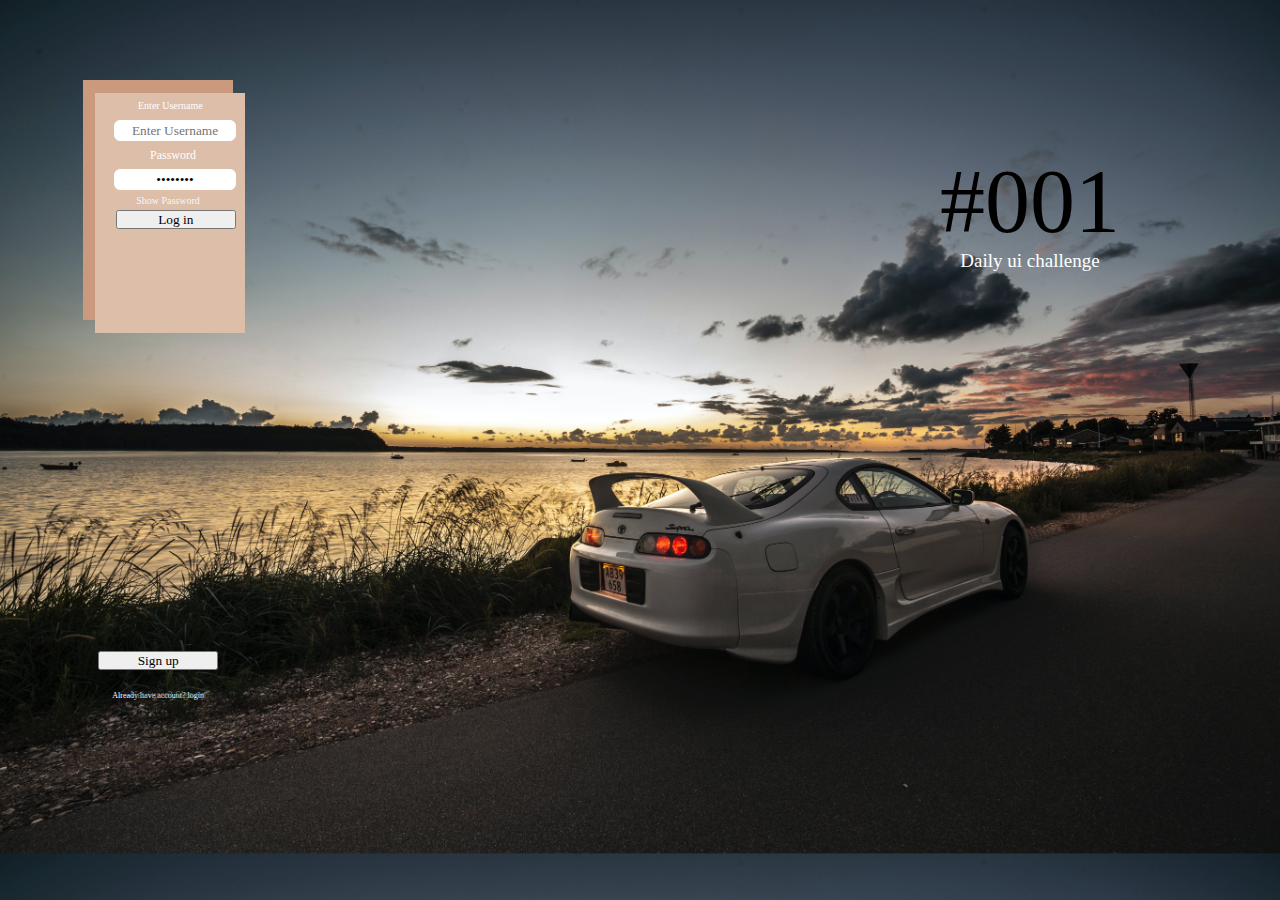
<file: index.html>
<!DOCTYPE html>
<html lang="en">
  <head>
    <meta charset="UTF-8" />
    <meta name="viewport" content="width=device-width, initial-scale=1.0" />
    <title>Sign up Form</title>
    <link rel="stylesheet" href="style.css" />
  </head>
  <body>
    <div class="form">
      <div class="signup"><h3>Enter Username</h3>
        <input class="text" type="text" placeholder="Enter Username" />
        <h4>Set Password</h4>
        <input class="password" type="password" id="myPassword" value="Password" />
        <button class="showpassword" onclick="togglePasswordVisibility()">Show Password</button>
        <button class="btn" type="button">Sign up</button>
        <p>Already have account? <a href="#">login</a></p>
      </div>
      <div class="signin"></div>
      <p class="user">Enter Username</p>
      <input class="textt" type="textt" placeholder="Enter Username">
      <p class="passw">Password</p>
      <input class="passwo" type="password" id="myPassword" value="Password" />
        <button  class="showpassword2" onclick="togglePasswordVisibility()">Show Password</button>
     <button class="login" type="button" value="signup">Log in</button>
     <p class="newuser">New user? <a href="#">Sign up</a></p>
    </div>
    <div class="ui">
        <div class="dayone">#001</div>
        <p class="daily">Daily ui challenge</p>
    </div>
    <script src="script.js"></script>
  </body>
</html>
</file>
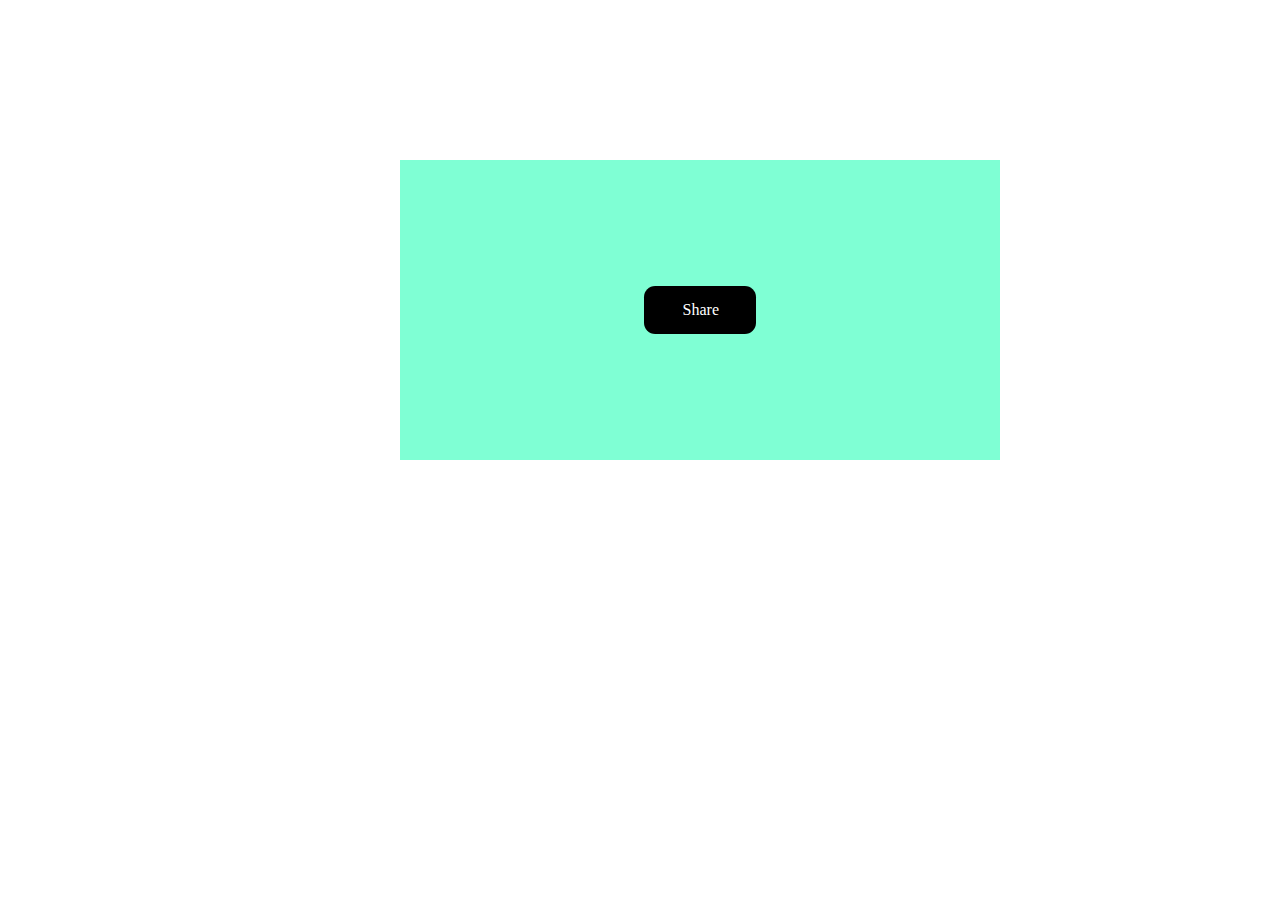
<file: day10.html>
<!DOCTYPE html>
<html lang="en">
<head>
    <meta charset="UTF-8">
    <meta name="viewport" content="width=device-width, initial-scale=1.0">
    <title>Share-button</title>
    <link rel="stylesheet" href="day10.css">
    <link
      rel="stylesheet"
      href="https://cdnjs.cloudflare.com/ajax/libs/font-awesome/6.5.1/css/all.min.css"
      integrity="sha512-DTOQO9RWCH3ppGqcWaEA1BIZOC6xxalwEsw9c2QQeAIftl+Vegovlnee1c9QX4TctnWMn13TZye+giMm8e2LwA=="
      crossorigin="anonymous"
      referrerpolicy="no-referrer"
    />
</head>
<body>
    <div class="container">
        <div class="share-Btn">
            <i class="fa-solid fa-share" style="color: #ffffff;"></i>  Share
        </div>
    </div>

    <script src="day10.js"></script>
</body>
</html>
</file>
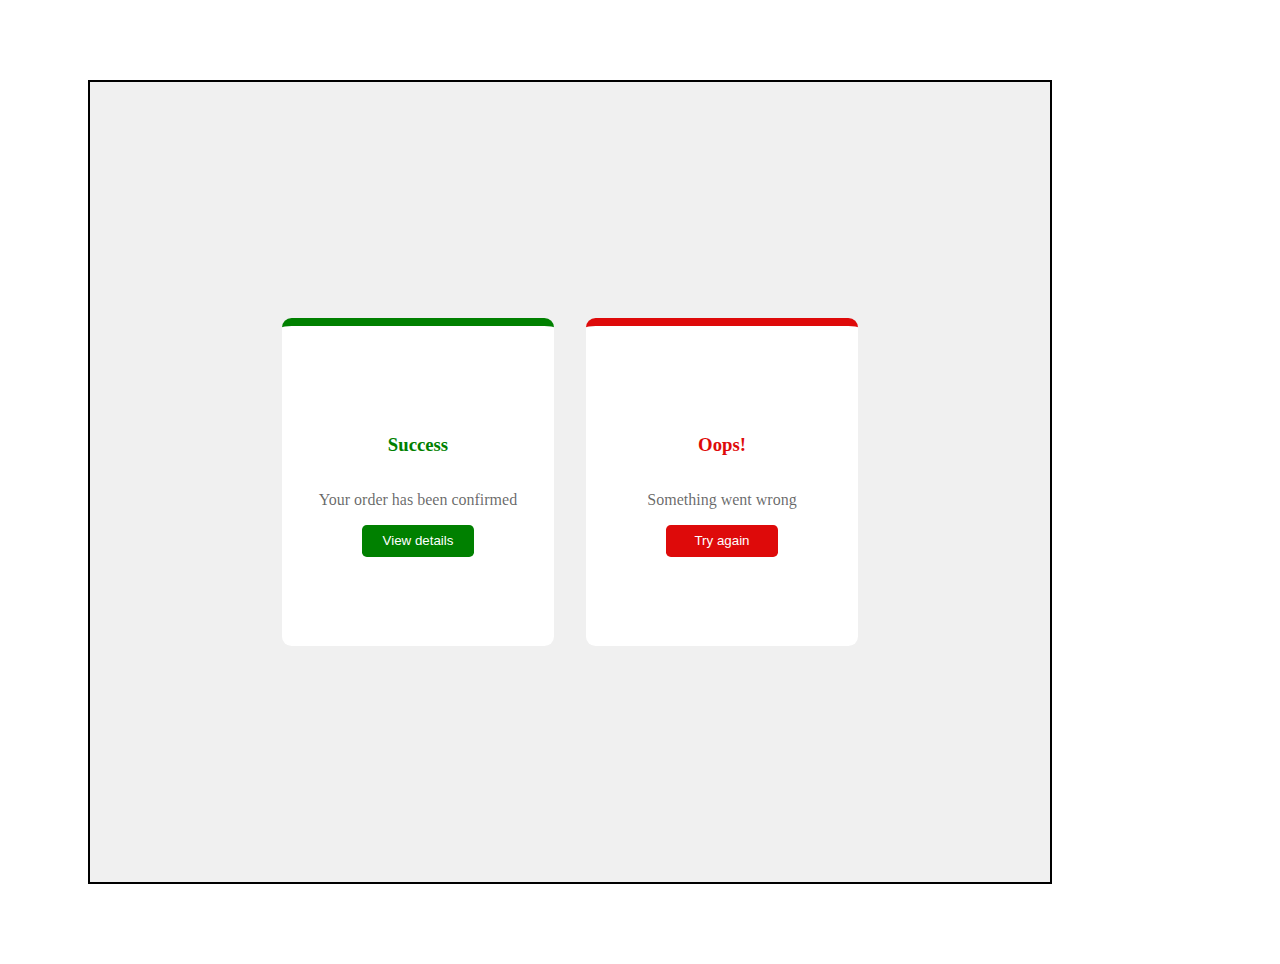
<file: day11.html>
<!DOCTYPE html>
<html lang="en">
<head>
    <meta charset="UTF-8">
    <meta name="viewport" content="width=device-width, initial-scale=1.0">
    <title>Flash messess</title>
    <link rel="stylesheet" href="day11.css">
    <link
      rel="stylesheet"
      href="https://cdnjs.cloudflare.com/ajax/libs/font-awesome/6.5.1/css/all.min.css"
      integrity="sha512-DTOQO9RWCH3ppGqcWaEA1BIZOC6xxalwEsw9c2QQeAIftl+Vegovlnee1c9QX4TctnWMn13TZye+giMm8e2LwA=="
      crossorigin="anonymous"
      referrerpolicy="no-referrer"
    />
</head>
<body>
    
    <div class="containear">
        <div class="success">
            <i class="fa-regular fa-circle-check"></i>
            <h3>Success</h3>
            <p>Your order has been confirmed</p>
            <button class="successBtn">View details</button>
            

        </div>
        
        <div class="error">
            <i class="fa-regular fa-circle-xmark"></i>
            <h3 id="error">Oops!</h3>
            <p>Something went wrong</p>
            <button class="errorBtn">Try again</button>
            

        </div>



    </div>
</body>
</html>
</file>
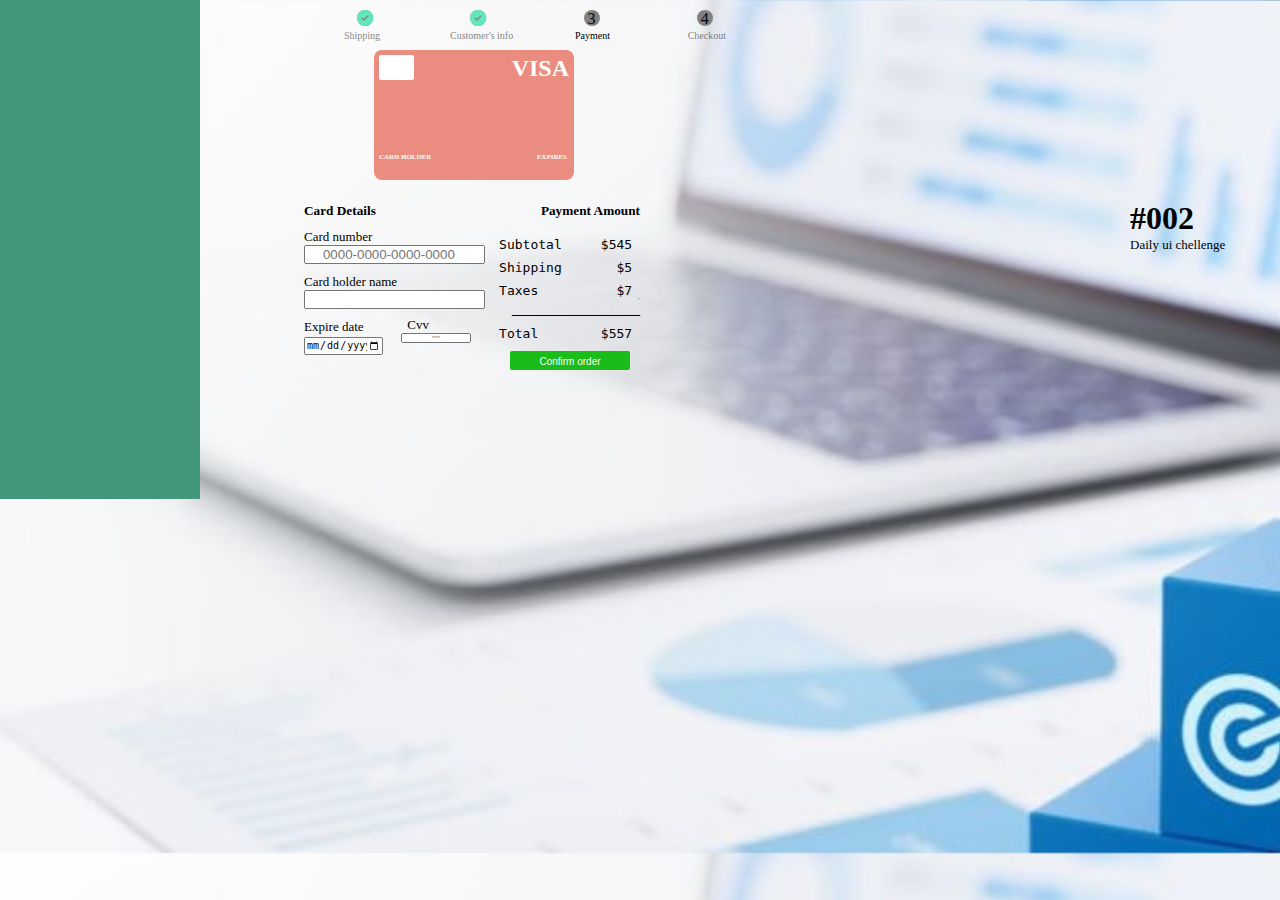
<file: day2.html>
<!DOCTYPE html>
<html lang="en">
<head>
    <meta charset="UTF-8">
    <meta name="viewport" content="width=device-width, initial-scale=1.0">
    <title>credit card form</title>
    <link rel="stylesheet" href="day2.css">
   <link rel="stylesheet" href="https://cdnjs.cloudflare.com/ajax/libs/font-awesome/6.5.1/css/all.min.css">
</head>
<body>
    <div class="div1"></div>

    <div class="div2">
    <div class="circle"><i class="fa-solid fa-circle-check" style="color: #63E6BE;"></i></div>

    <div class="circle"><i class="fa-solid fa-circle-check" style="color: #63E6BE;"></i></div>
    <div class="circle">3</div>
    <div class="circle">4</div>
    <div class="info">Shipping</div>
    <div class="info2">Customer's info</div>
    <div class="info3">Payment</div>
    <div class="info4">Checkout</div>
</div>

    <!-- credit card -->
    <div class="card">
        <div class="minicard"></div>
        <h2>VISA</h2>
        <h3>card holder</h3>
        <h4>expires</h4>
    </div>
    <!-- card details -->
    <div class="div4">
        <h5>card details</h5>
        <p>Card number</p>
        <input type="number"  placeholder=" 0000-0000-0000-0000" >
        <p>Card holder name</p>
        <input type="text" >
        <p>Expire date</p>
        <input class="date" type="date">
        <p class="cvv">Cvv</p>
        <input class="cvvp" type="password" placeholder="****">

    </div>
    <div class="div5">
        <h5>payment amount</h5>
        <p  class="amouontdetails"> <pre>Subtotal     $545 </pre></p>
        <p class="amouontdetails"> <pre>Shipping       $5 </pre></p>
        <p  class="amouontdetails"> <pre>Taxes          $7 </pre></p>
        <hr>________________
        <p  class="amouontdetails"> <pre>   Total        $557 </pre></p>
        <button type="button" aria-placeholder="Confirm order"><a href="#">Confirm order</a></button>
        
    </div>
    <div class="day002">
        <h1>#002</h1>
        <p>Daily ui chellenge</p>
    </div>
</body>
</html>
</file>
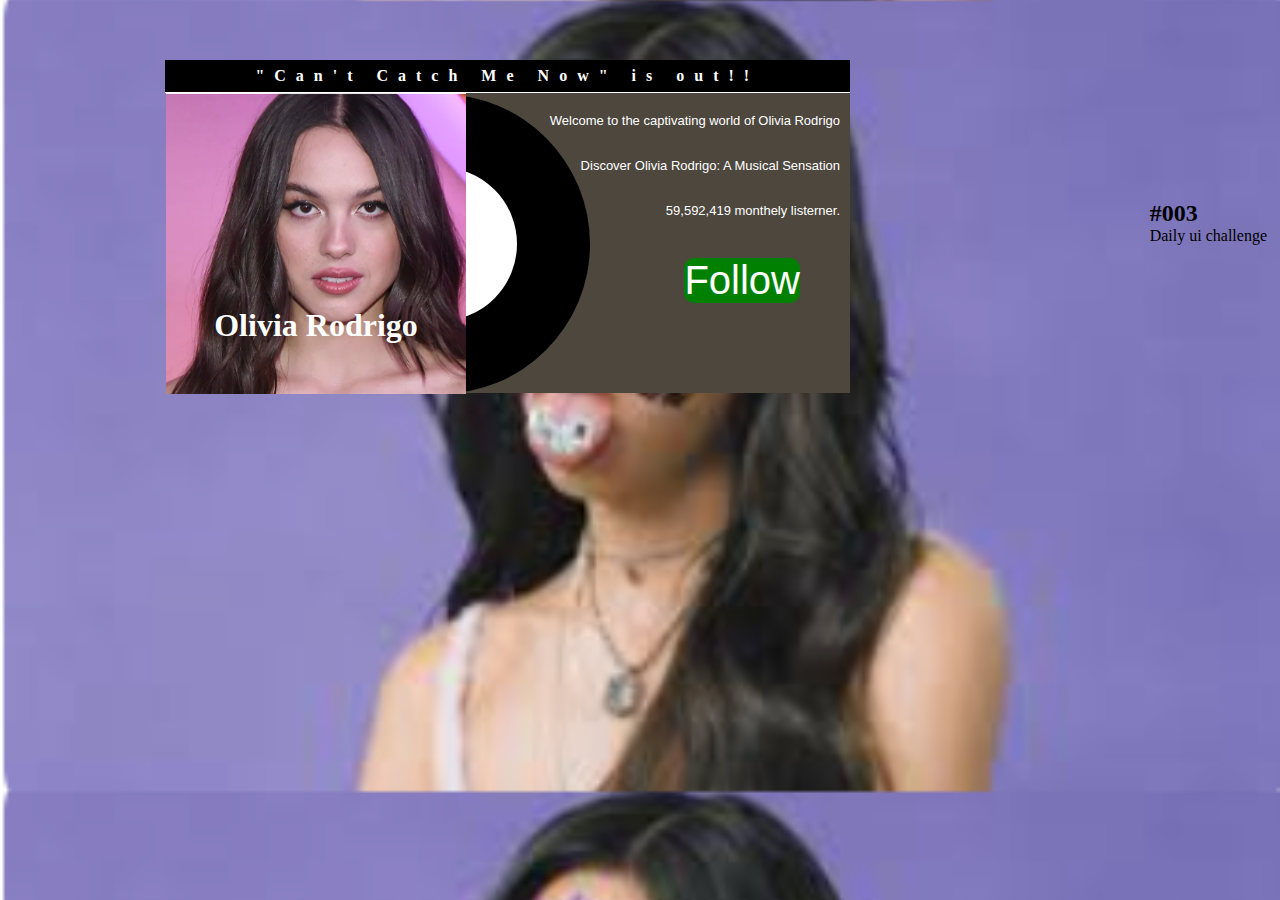
<file: day3.html>
<!DOCTYPE html>
<html lang="en">
<head>
    <meta charset="UTF-8">
    <meta name="viewport" content="width=device-width, initial-scale=1.0">
    <title>Album Landing page</title>
    <link rel="stylesheet" href="day3.css">
    <link rel="stylesheet" href="https://cdnjs.cloudflare.com/ajax/libs/font-awesome/6.5.1/css/all.min.css" integrity="sha512-DTOQO9RWCH3ppGqcWaEA1BIZOC6xxalwEsw9c2QQeAIftl+Vegovlnee1c9QX4TctnWMn13TZye+giMm8e2LwA==" crossorigin="anonymous" referrerpolicy="no-referrer" />
</head>
<body>
    <div class="div1"><h4><a href="https://open.spotify.com/track/56xHMIfQPoe0prrSi3BGhf?si=eecafb50d0d644e7">"Can't Catch Me Now"</a> is out!!</h4></div>
    <div class="div2">

       <p> Welcome to the captivating world of Olivia Rodrigo</p>
        <p>Discover Olivia Rodrigo: A Musical Sensation</p>
        <p><i class="fa-brands fa-spotify"></i> 59,592,419 monthely listerner.</p> 
    </p>

<button><a href="https://www.instagram.com/oliviarodrigo/">Follow</a></button></div>

<!--  -->
<div class="div3"><div class="div32"></div></div>
<div class="photo"><h1>Olivia Rodrigo</h1></div>
<div class="day003"><h2>#003</h2>
<p>Daily ui challenge</p></div>
</body>
</html>
</file>
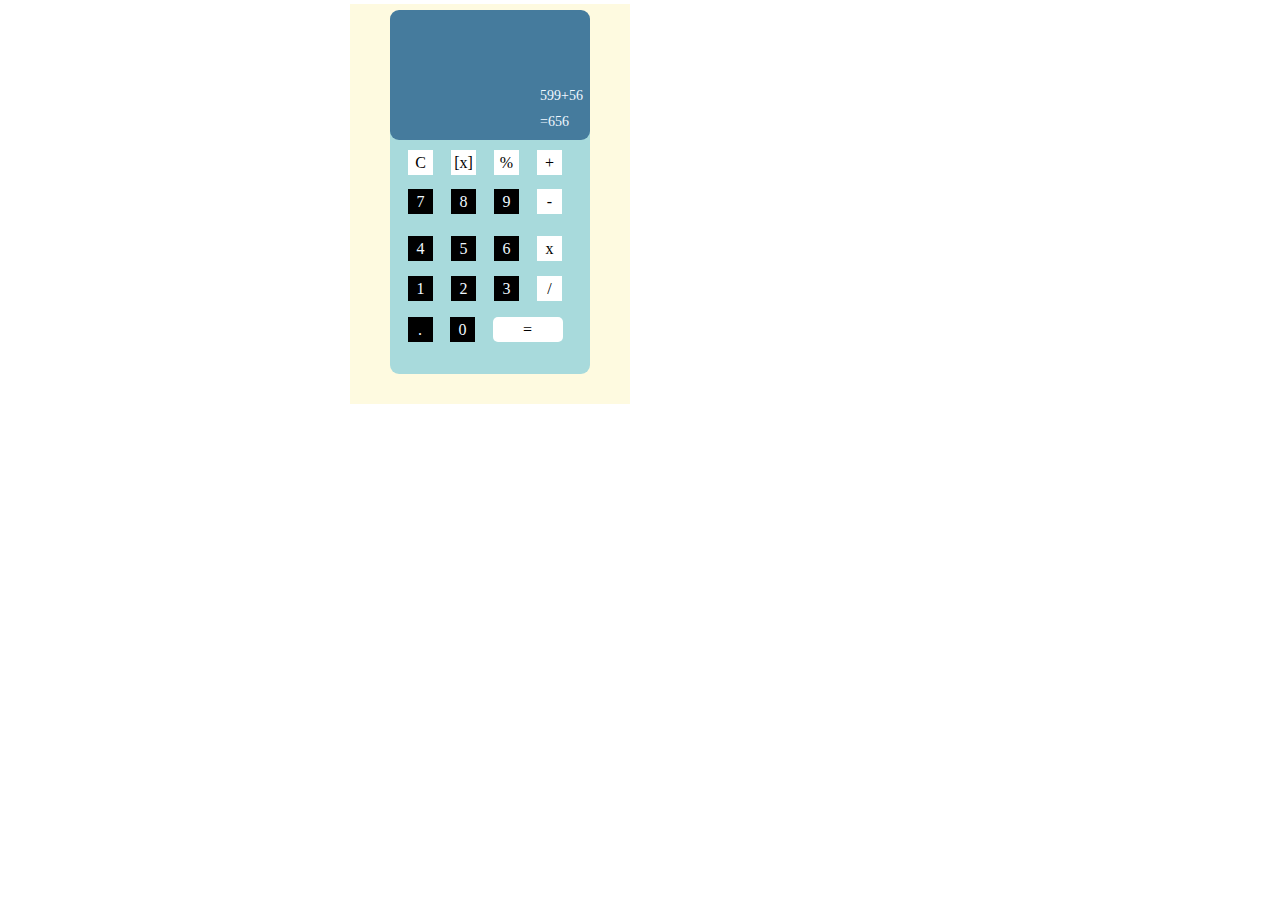
<file: day4.html>
<!DOCTYPE html>
<html lang="en">
<head>
    <meta charset="UTF-8">
    <meta name="viewport" content="width=device-width, initial-scale=1.0">
    <title>calculator</title>
    <link rel="stylesheet" href="day4.css">
    <link rel="stylesheet" href="https://cdnjs.cloudflare.com/ajax/libs/font-awesome/6.5.1/css/all.min.css" integrity="sha512-DTOQO9RWCH3ppGqcWaEA1BIZOC6xxalwEsw9c2QQeAIftl+Vegovlnee1c9QX4TctnWMn13TZye+giMm8e2LwA==" crossorigin="anonymous" referrerpolicy="no-referrer" />
</head>
<body>
    <div class="div1">
        <div class="div2">
          <div class="firstnumpad">
            <div class="numpad1">C</div>
            <div class="numpad1">[x]</i></div>
            <div class="numpad1">%</div>
            <div class="numpad1">+</div>
          </div>
          <div class="secondnumpad">
            <div class="numpad">7</div>
            <div class="numpad">8</div>
            <div class="numpad">9</div>
            <div class="numpad1">-</div>
          </div>
          <div class="thirdnumpad">
            <div class="numpad">4</div>
            <div class="numpad">5</div>
            <div class="numpad">6</div>
            <div class="numpad1">x</div>
          </div>
          <div class="forthnumpad">
            <div class="numpad">1</div>
            <div class="numpad">2</div>
            <div class="numpad">3</div>
            <div class="numpad1">/</div>
          </div>
          <div class="fifthnumpad">
            <div class="numpad">.</div>
            <div class="numpad">0</div>
            <div class="numpadbig">=</div>
            <!-- <div class="numpad"></div> -->
          </div>
        </div>
    </div>
    <div class="screen">
      <p>599+56</p>
      <p>=656</p>
  
    </div>
 
    
</body>
</html>
</file>
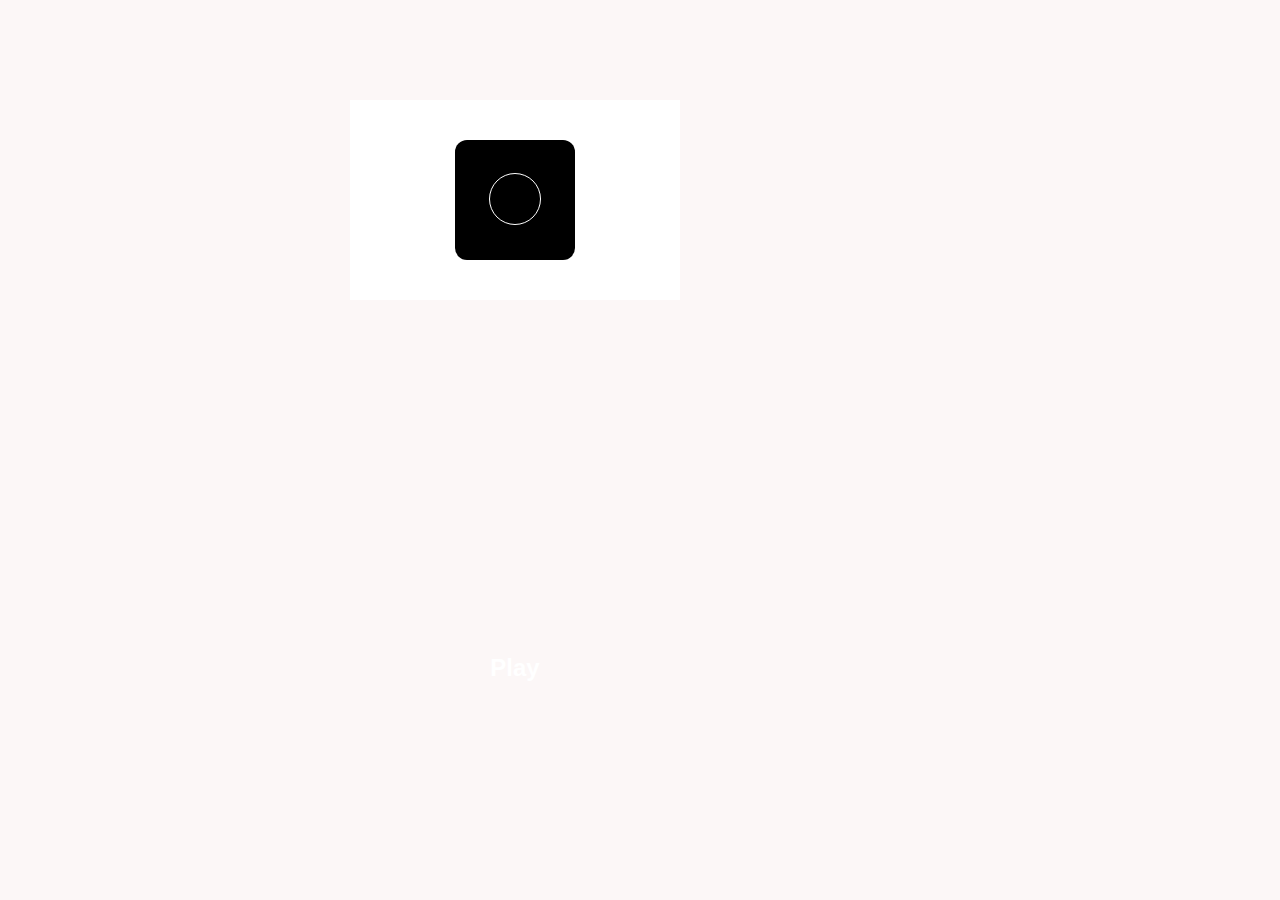
<file: day5.html>
<!DOCTYPE html>
<html lang="en">
<head>
    <meta charset="UTF-8">
    <meta name="viewport" content="width=device-width, initial-scale=1.0">
    <title>Music app icon</title>
    <link rel="stylesheet" href="day5.css">
    <link rel="stylesheet" href="https://cdnjs.cloudflare.com/ajax/libs/font-awesome/6.5.1/css/all.min.css" integrity="sha512-DTOQO9RWCH3ppGqcWaEA1BIZOC6xxalwEsw9c2QQeAIftl+Vegovlnee1c9QX4TctnWMn13TZye+giMm8e2LwA==" crossorigin="anonymous" referrerpolicy="no-referrer" />
    
</head>
<body>
    <div class="div1">
        <div class="div2">
            <h2><a href="#">Play</a></h2>
            <div class="div3">
                <!-- <div class="div4"></div> --><i class="fa-solid fa-microphone fa-2xl"></i>
            </div>
        </div>
    </div>
    
</body>
</html>
</file>
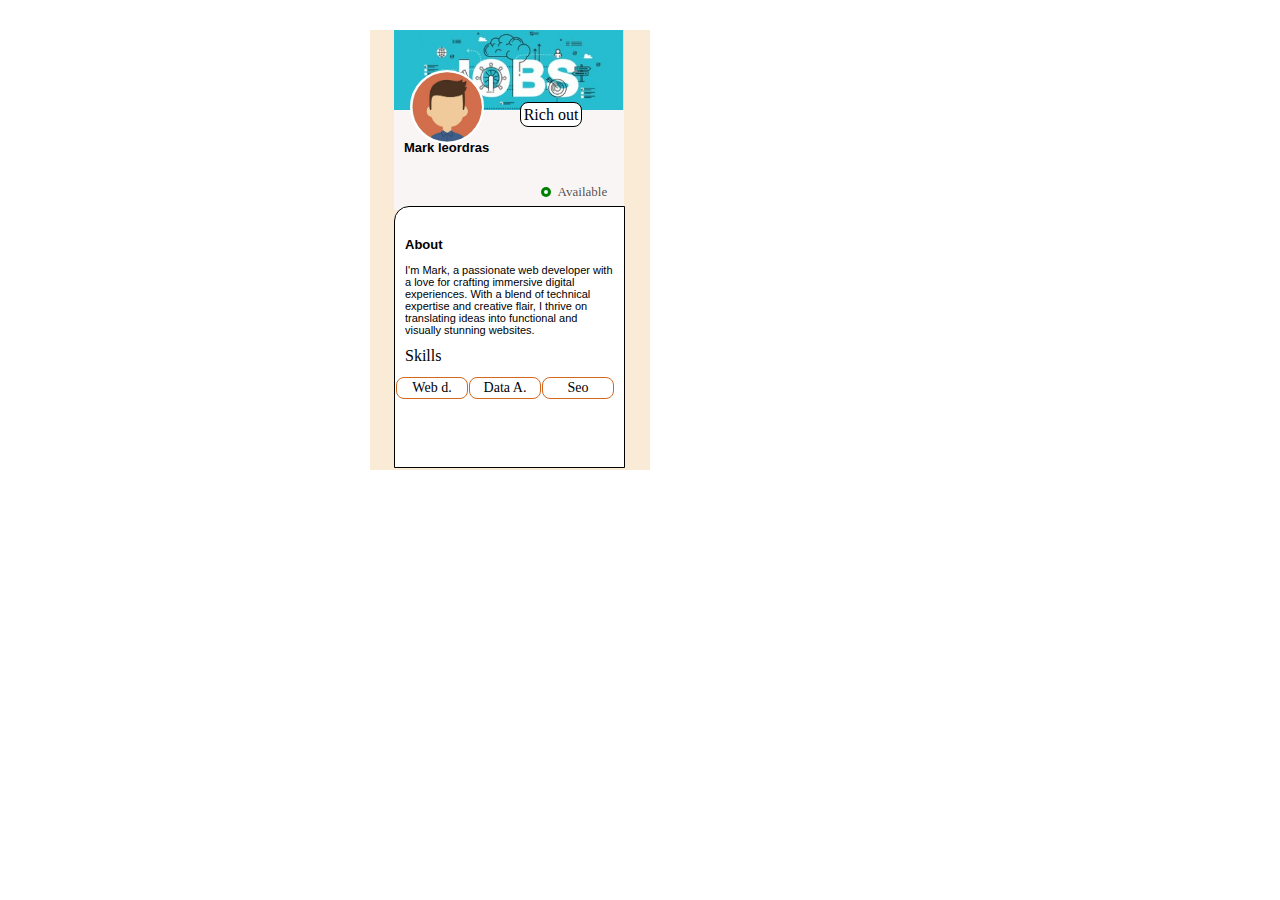
<file: day6.html>
<!DOCTYPE html>
<html lang="en">
  <head>
    <meta charset="UTF-8" />
    <meta name="viewport" content="width=device-width, initial-scale=1.0" />
    <title>User Profile</title>
    <link rel="stylesheet" href="day6.css" />
  </head>
  <body>
    <div class="bgdiv">
      <div class="div1"></div>

      <div class="div2">
        <h2>Mark leordras</h2>

        <div class="avildiv">
          <div class="circle">
            <div class="smallcirclw"></div>
          </div>
          <p>Available</p>
        </div>
      </div>
      <div class="frofilephoto"></div>
      <div class="richout"><a href="#">Rich out</a></div>
      <div class="div3">
        <h2>About</h2>
        <p>
          I'm Mark, a passionate web developer with a love for crafting
          immersive digital experiences. With a blend of technical expertise and
          creative flair, I thrive on translating ideas into functional and
          visually stunning websites.
        </p>
        <div class="sills">Skills</div>
        <div class="skillspsck">
          <div class="skill">Web d.</div>
          <div class="skill">Data A.</div>
          <div class="skill">Seo</div>
        </div>
      </div>
    </div>
  </body>
</html>
</file>
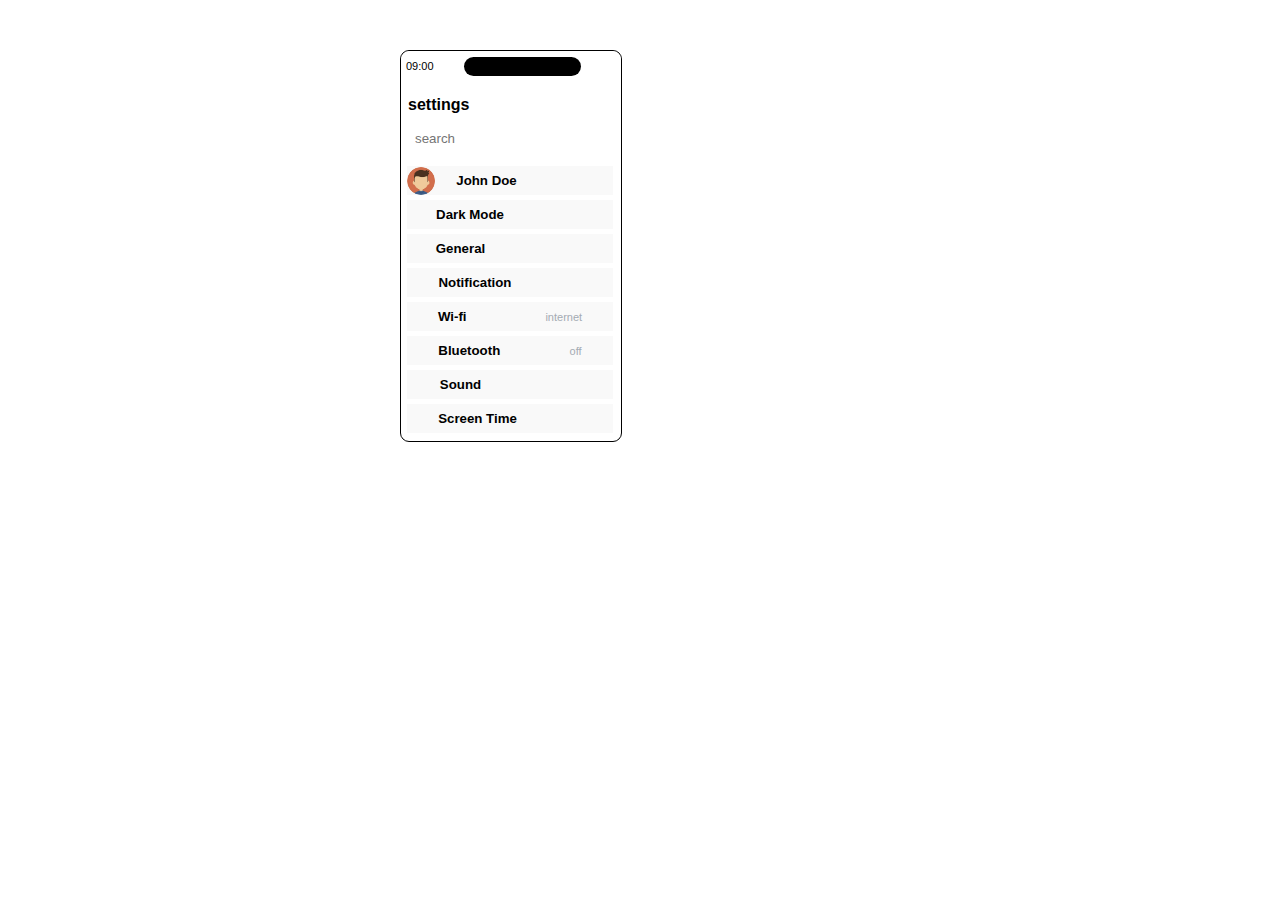
<file: day7.html>
<!DOCTYPE html>
<html lang="en">
<head>
    <meta charset="UTF-8">
    <meta name="viewport" content="width=device-width, initial-scale=1.0">
    <title>settings</title>
    <link rel="stylesheet" href="day7.css">
    <link rel="stylesheet" href="https://cdnjs.cloudflare.com/ajax/libs/font-awesome/6.5.1/css/all.min.css" integrity="sha512-DTOQO9RWCH3ppGqcWaEA1BIZOC6xxalwEsw9c2QQeAIftl+Vegovlnee1c9QX4TctnWMn13TZye+giMm8e2LwA==" crossorigin="anonymous" referrerpolicy="no-referrer" />
</head>
<body>
    <div class="container">
        <div class="div2">
            <div class="time">09:00</div>
            <div class="innerdiv"></div>
            <i class="fa-solid fa-wifi"></i>
            <i class="fa-solid fa-battery-full"></i>
        </div>
        <h1>settings</h1>
        <div class="search"> <i class="fa-solid fa-magnifying-glass"></i>  <input type="text" placeholder="search " ><i class="fa-solid fa-microphone"></i></div>
        <div class="profile">
            <div class="circle"></div>
            <h5>John Doe</h5>
            <i class="fa-solid fa-angle-right"></i>
        </div>
        <div class="icon cc d"><i class="fa-solid fa-moon"></i><h5>Dark Mode</h5><i class="fa-solid fa-angle-right"></i></div>
        <div class="icon cc g"><i class="fa-solid fa-gear"></i>
        <h5>General</h5><i class="fa-solid fa-angle-right"></i></div>
         <div class="icon cc n"><i class="fa-solid fa-bell"></i>
        <h5>Notification</h5><i class="fa-solid fa-angle-right"></i></div>
        <div class="icon cc w"><i class="fa-solid fa-wifi"></i>
        <h5>Wi-fi</h5> <p>internet</p><i class="fa-solid fa-angle-right"></i>
   </div>
        <div class="icon cc b"><i class="fa-brands fa-bluetooth-b"></i>
        <h5>Bluetooth</h5><p>off</p><i class="fa-solid fa-angle-right"></i></div>
        <div class="icon cc s"><i class="fa-solid fa-volume-off"></i></i>
        <h5>Sound</h5><i class="fa-solid fa-angle-right"></i></div>
        <div class="icon cc sc"><i class="fa-solid fa-hourglass-start"></i></i></i>
        <h5>Screen Time</h5><i class="fa-solid fa-angle-right"></i></div>
      </div>
</body>
</html>
</file>
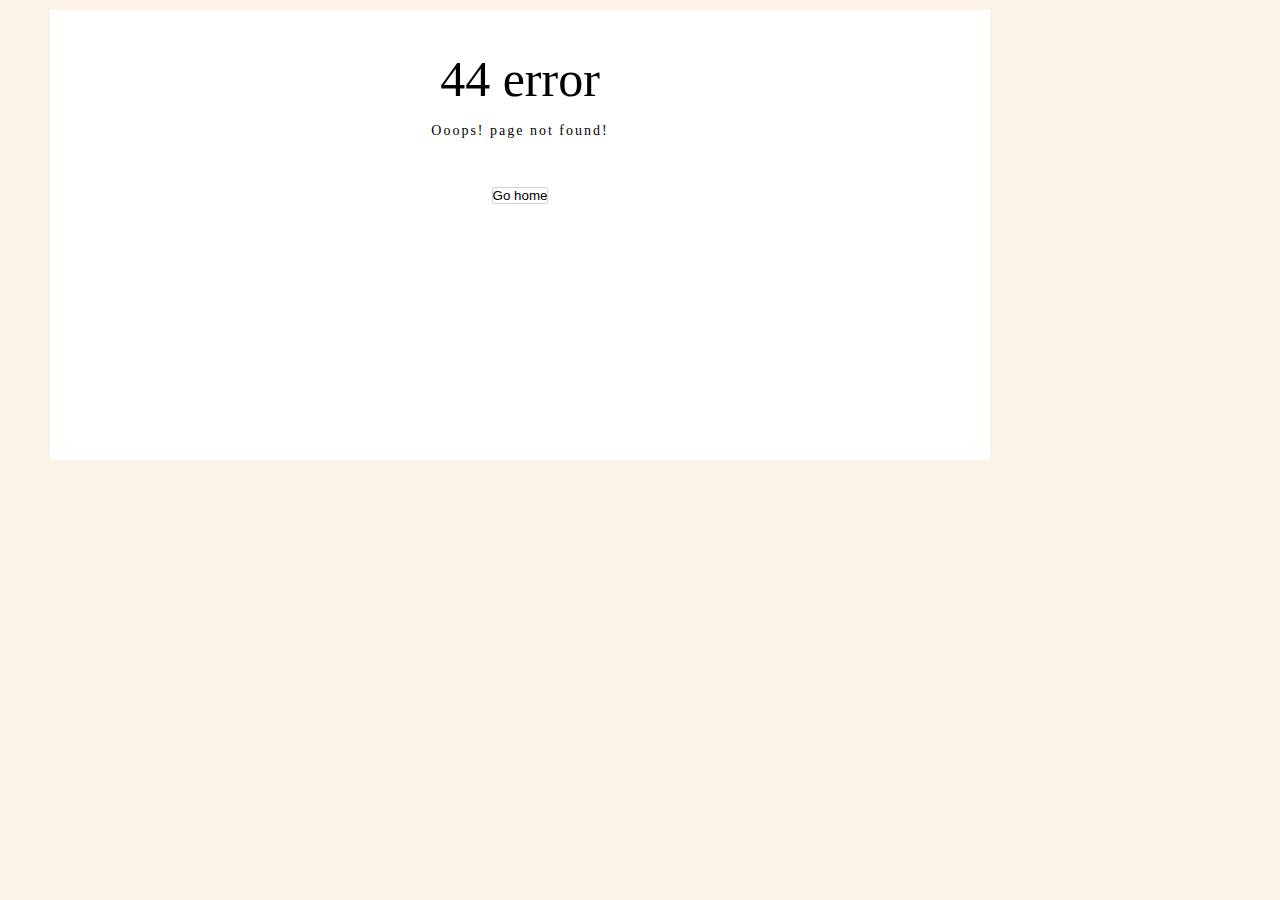
<file: day8.html>
<!DOCTYPE html>
<html lang="en">
  <head>
    <meta charset="UTF-8" />
    <meta name="viewport" content="width=device-width, initial-scale=1.0" />
    <title>404 not found page</title>
    <link rel="stylesheet" href="day8.css" />
    <link rel="stylesheet" href="https://cdnjs.cloudflare.com/ajax/libs/font-awesome/6.5.1/css/all.min.css" integrity="sha512-DTOQO9RWCH3ppGqcWaEA1BIZOC6xxalwEsw9c2QQeAIftl+Vegovlnee1c9QX4TctnWMn13TZye+giMm8e2LwA==" crossorigin="anonymous" referrerpolicy="no-referrer" />
  </head>
  <body>
  <div class="container">
    <div class="item e">4<i class="fa-solid fa-magnifying-glass fa-lg"></i>4 error</div>
    <div class="item p"><p>Ooops! page not found!</p></div>
    <div class="item"><button type="button">Go home</button></div>
    
  </div>
  </body>
</html>
</file>
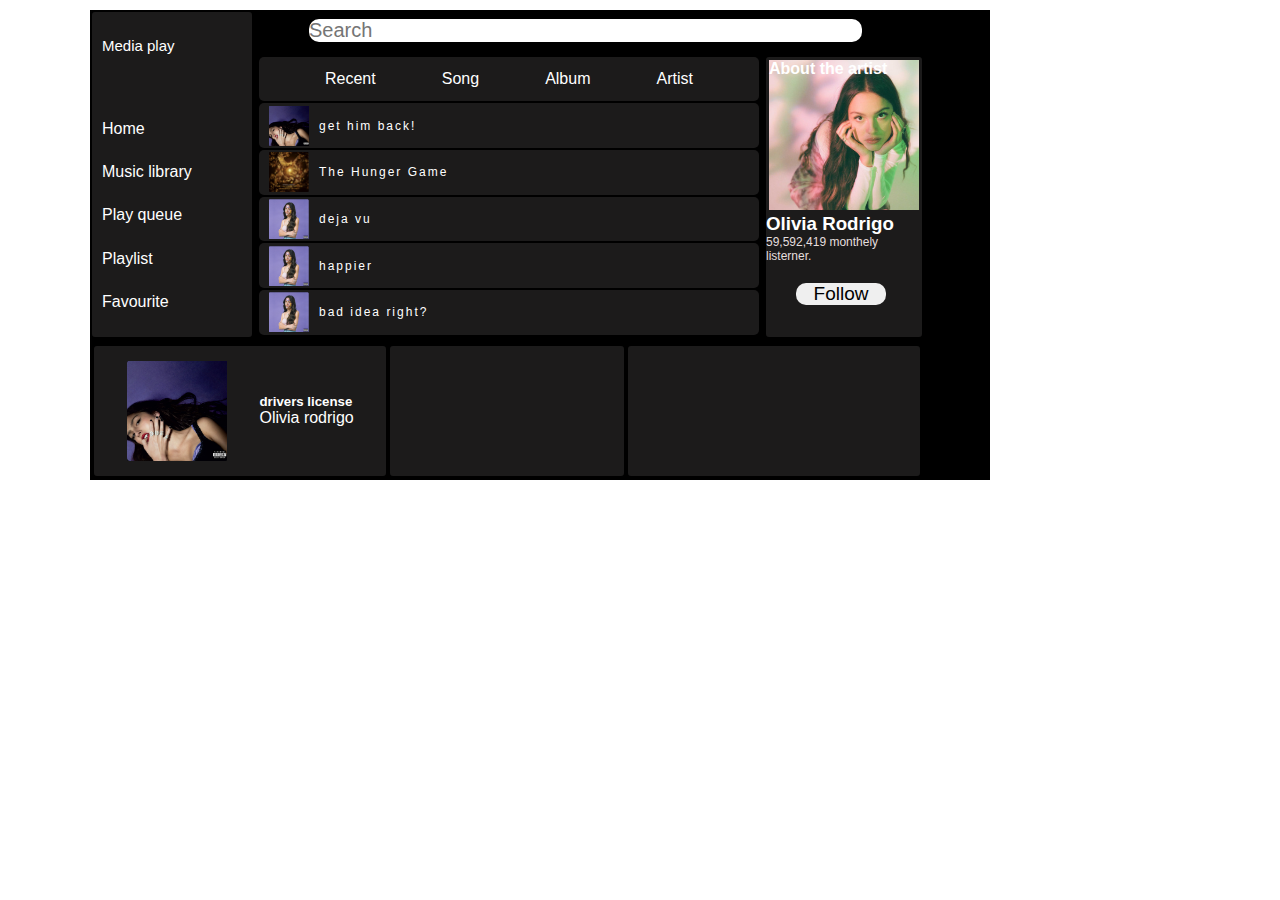
<file: day9.html>
<!DOCTYPE html>
<html lang="en">
  <head>
    <meta charset="UTF-8" />
    <meta name="viewport" content="width=device-width, initial-scale=1.0" />
    <title>Media player</title>
    <link rel="stylesheet" href="day9.css" />
    <link
      rel="stylesheet"
      href="https://cdnjs.cloudflare.com/ajax/libs/font-awesome/6.5.1/css/all.min.css"
      integrity="sha512-DTOQO9RWCH3ppGqcWaEA1BIZOC6xxalwEsw9c2QQeAIftl+Vegovlnee1c9QX4TctnWMn13TZye+giMm8e2LwA=="
      crossorigin="anonymous"
      referrerpolicy="no-referrer"
    />
  </head>
  <body>
    <div class="container">
      <div class="item sidebar">
        <div class="menu"></div>
        <div class="menu m">
          <i class="fa-solid fa-arrow-left"></i> Media play
        </div>
        <div class="menu"><i class="fa-solid fa-house-chimney"></i> Home</div>
        <div class="menu"><i class="fa-solid fa-music"></i> Music library</div>
        <div class="menu"><i class="fa-solid fa-sliders"></i> Play queue</div>
        <div class="menu">
          <i class="fa-solid fa-notes-medical"></i> Playlist
        </div>
        <div class="menu">
          <i class="fa-solid fa-heart-circle-plus"></i> Favourite
        </div>
      </div>
      <div class="item search">
        <input type="search" placeholder="Search" /><button>
          <i class="fa-solid fa-magnifying-glass"></i></button
        ><i class="fa-solid fa-gear" style="color: #ffffff"></i>
      </div>
      <div class="item">
        <div class="listcontainer">
          <div class="songlist top">
            <div>Recent</div>
            <div>Song</div>
            <div>Album</div>
            <div>Artist</div>
          </div>
          <div class="songlist">
            <div class="song get"></div>
            <div class="s">get him back!</div>
          </div>
          <div class="songlist">
            <div class="song thehungergame"></div>
            <div class="s">The Hunger Game</div>
          </div>
          <div class="songlist">
            <div class="song dejavu"></div>
            <div class="s">deja vu</div>
          </div>
          <div class="songlist">
            <div class="song happier"></div>
            <div class="s">happier</div>
          </div>
          <div class="songlist">
            <div class="song happier"></div>
            <div class="s">bad idea right?</div>
          </div>
        </div>
      </div>
      <div class="item aboutartist">
        <div class="aboutimage">About the artist</div>
        <h3>Olivia Rodrigo</h3>
        <p>59,592,419 monthely listerner.</p>
        <button>Follow</button>
      </div>
      <div class="item playbtn">
        <div class="playsection">
          <div class="songimage"></div>
          <div class="songname">
            <h5>drivers license</h5>
            <p>Olivia rodrigo</p>
          </div>
        </div>
        <div class="playsection middle">
          <i class="fa-solid fa-shuffle"></i>
          <i class="fa-solid fa-backward-step"></i>
          <i class="fa-regular fa-circle-play"></i>
          <i class="fa-solid fa-forward-step"></i>
          <i class="fa-solid fa-repeat"></i>
        </div>
        <div class="playsection last">
          <i class="fa-solid fa-volume-high"></i>
          <i class="fa-regular fa-bookmark"></i>
          <i class="fa-solid fa-up-right-and-down-left-from-center"></i>
        </div>
      </div>
    </div>
  </body>
</html>
</file>
<file: style.css>
*{
    margin: 0px;
    padding: 0px;
    font-family: 'Times New Roman', Times, serif;
   

}

body{
    background-image: url(supra.jpg);
    background-size: cover;
}
/* Form */
.form{
   
    height: 400px;
    width: 500px;
    /* background-color: bisque; */
    display: flex;
    justify-content: center;
    align-items: center;

}
.signup{
    display: flex;
    justify-content: center;
    flex-direction: column;
height: 240px;
width: 150px;
align-items: center;
background-color: #cb997e;
}
.text{
height: 19px;
border: 1px solid white;
width: 120px;
border-radius: 6px;
position: absolute;
top: 120px;
text-align: center;
   
}
.password{
    height: 19px;
border: 1px solid white;
width: 120px;
border-radius: 6px;
position: absolute;
top: 169px;
text-align: center;
}
h3{
    color: white;
    font-size: 13px;
    position: absolute;
    top: 100px;
    font-family:Arial, Helvetica, sans-serif;
}
h4{
    color: white;
    position: absolute;
    top: 150px;
    font-size: 12px;
    font-family:Arial, Helvetica, sans-serif;
}
.showpassword{
    border: none;
    color: aliceblue;
    background-color: #cb997e;
    font-size: 11px;
}

.btn{
    width: 120px;
    height: 19px;
    position: absolute;
    bottom: 230px;
}
p{
    color: white;
    font-size: 8px;
    position: absolute;
    bottom: 200px;
}
p a{
    text-decoration: none;
    color: white;
}
/* signin */
.signin{
    background-color: #ddbea9;
    display: flex;
    justify-content: center;
    flex-direction: column;
   
height: 240px;
width: 150px;
position: absolute;
top: 93px;
left: 95px;
align-items: center;

}
.user{
    font-size: 10px;
    color: rgb(255, 255, 255);
    position: absolute;
    top: 100px;
    left: 138px;
}
.textt{
    height: 19px;
    border: 1px solid white;
    width: 120px;
    border-radius: 6px;
    position: absolute;
    top: 120px;
    left: 114px;
    text-align: center;

}
.passw{
    position: absolute;
    top: 148px;
   left:150PX ;
    font-size: 12px;
    color: rgb(255, 255, 255);
}
.passwo{
    height: 19px;
    border: 1px solid white;
    width: 120px;
    border-radius: 6px;
    position: absolute;
    top: 169px;
    left: 114px;
    text-align: center;
}
.showpassword2{
    border: none;
    color: aliceblue;
    background-color: black;
    font-size: 10px;
   position: relative;
   right: 97px;
   background-color: #ddbea9;
    z-index: 4;
   
  

}
.login{
position: relative;
right: 181px;
height: 19px;
width: 120px;
top: 19px;
}
.newuser{
    font-size: 10px;
    position: absolute;
    left: 130PX;
    color: #6b705c;
   
}
.newuser a{
    color:#6b705c ;
}
.signup:hover{
    
    z-index: 5;
}
/* ui */
.ui{
    position: absolute;
    height: 140px;
    width: 300px;
    top: 150px;
  
    right: 100px;
    display: flex;
    justify-content: center;
  background: transparent;
 

}
.dayone{
    font-size: 90px;
    
}
.daily{
    color: rgb(255, 255, 255);
    position: absolute;
    font-size: 19px;
    top: 100px;
}
</file>
<file: day10.css>
*{
    margin: 0;
    padding: 0;
    box-sizing: border-box;
}
.container{
    background-color: aquamarine;
    padding: 5rem;
    width: 600px;
    height: 300px;
    display:flex;
    align-items: center;
    justify-content: center;
    margin-left: 25rem;
    margin-top: 10rem;
   

}
.share-Btn{
    background-color: rgb(0, 0, 0);
    color: white;
    height: 3rem;
    width: 7rem;
    border-radius: 0.7rem;
    display: flex;
    align-items: center;
    justify-content: center;

}
.share-Btn i{
    margin-right: 0.1rem;
    margin-bottom: 0.3rem;
    font-size: 2.2rem;
}
.share-Btn:hover{
    cursor: pointer;
}
</file>
<file: day11.css>
.containear{
    height: 40rem;
    width: 50rem;
    background-color: rgb(240, 240, 240);
    border: 2px solid rgb(0, 0, 0);
    display: flex;
    justify-content: center;
    align-items: center;
    gap: 2rem;
    padding: 5rem;
    margin: 5rem;
}
.success{
    height: 20rem;
    border-top: 0.5rem solid green;
    background-color: rgb(255, 255, 255);
    border-radius: 0.6rem;
    width: 17rem;
    display: flex;
    flex-direction: column;
    justify-content: center;
    align-items: center;
}
h3{
    color: green;
}
.successBtn{
    height: 2rem;
    width: 7rem;
    color: white;
    background-color: green;
    border-radius: 0.3rem;
    border: none;
}
.success i{
    color: green;
    font-size: 3rem;
}
.error{
    height: 20rem;
    border-top: 0.5rem solid rgb(222, 10, 10);
    background-color: rgb(255, 255, 255);
    border-radius: 0.6rem;
    width: 17rem;
    display: flex;
    flex-direction: column;
    justify-content: center;
    align-items: center;
}
.errorBtn{
    color: white;
    background-color: rgb(222, 10, 10);
    border-radius: 0.3rem;
    border: none;
    height: 2rem;
    width: 7rem;
}
.error i{
    color: red;
    font-size: 3rem;
}
#error{
    color:rgb(222, 10, 10) ;
}
.errorBtn, .successBtn:hover{
    cursor: pointer;
}
p{
    color: rgba(0, 0, 0, 0.6);
}
</file>
<file: day2.css>
*{
    margin: 0px;
    padding: 0px;
}
body{
    background-image: url(ll.jpg);
    background-size: cover;
}

/*  */ 
.div1{
    height: 499px;
    width: 200px;
    background-color: rgb(67, 152, 124);
    display: inline-block;
}
/* div2 */
.div2{
    color: black;
    display: inline-block;
    display: flex;
   
    width: 550px;
    height: 40px;
    position: absolute;
    top: 10px;
    justify-content: space-evenly;
   
    
    left: 260px;
}
.info{
    align-items: end;
    position: absolute;
    color: rgba(00, 00, 00, 0.5);
    bottom: 9px;
  font-size: 10px;
  left: 84px;
}
.info2{
    align-items: end;
    position: absolute;
    bottom: 9px;
    color: rgba(00, 00, 00, 0.5);
  font-size: 10px;
  left: 190px;
}
.info3{
    align-items: end;
    position: absolute;
    bottom: 9px;
  font-size: 10px;
  right: 200px;
}
.info4{
    align-items: end;
    position: absolute;
    bottom: 9px;
  font-size: 10px;
  color: rgba(00, 00, 00, 0.5);
  right: 84px;
}
.circle{
    height: 16px;
    text-align: center;
    width: 16px;
    border-radius: 50%;
    background-color: gray;
    
}
/* card */
.card{
    height: 130px;
    width: 200px;
    background-color: rgba(231, 116, 101, 0.824);
    display: inline-block;
    position: absolute;
    top: 50px;
    margin-left: 170px;
    border-radius: 8px;
    color: white;
}
.minicard{
    height: 25px;
    width: 35px;
    border-radius: 2px;
    background-color: white;
    position: absolute;
    top: 5px;
    left: 5px;
}
h2{
    position: absolute;
    top: 5px;
    color: white;
    right: 5px;
}
h3{
    font-size: 7px;
    position: absolute;
    bottom: 19px;
    left: 5px;
    text-transform: uppercase;
}
h4{
    font-size: 7px;
    position: absolute;
    bottom: 19px;
    right: 7px;
    text-transform: uppercase;
}
/* div4 */
.div4{
    height: 200px;
    display: inline-block;
    margin-bottom: 100px;
    width: 250px;

    position: relative;
    bottom: 150px;
    left: 100px;
  
}
h5{
    text-transform: capitalize;
    margin-bottom: 10px;
}
input{
    margin-bottom: 10px;
    text-align: center;
   
}
p{
    font-size: small;
    
}
.date{
    font-size: 10px;
    width: 75px;
}
.cvv{
    position: absolute;
    right: 125px;
    bottom: 70px;
}
.cvvp{
    font-size: 5px;
    bottom: 50px;

    position: absolute;
    right: 83px;
}
/* div5 */
.div5{
    height: 200px;
    width: 200px;
    display: inline-block;
    display: flex;
    flex-direction: column;

    position: relative;
    left: 440px;
    bottom: 450px;;
   align-items: end;
}
.amouontdetails{
    margin-bottom: 8px;
}
button{
   
    margin-right: 10px;
    margin-top: 10px;
    background-color: rgb(25, 188, 25);
    height: 19px;
    border-radius: 2px;
    width: 120px;
    border: none;
}
button a{
    text-decoration: none;
    color: white;
    font-size: 10px;
}
.day002{
display: inline-block;
height: 100px;
width: 150px;

position: absolute;
right: 0px;
top: 200px;
}
</file>
<file: day3.css>
*{
    margin: 0px;
    padding: 0px;
}
body{
    background-image: url(oo.png);
    background-size: cover;
}
.div1{
    width: 684.5px;
    color: white;
    height: 32px;
    display: flex;
    justify-content: center;
    align-items: center;
    letter-spacing: 10px;
        margin-top: 60px;
    background-color: black;
    margin-left: 165px;
    border-bottom: 1px solid white;
    z-index: 8;
}
.div1 a{
    color: white;
    text-decoration: none;
}
.div2{
    background-color: rgb(77, 71, 62);
    width: 600px;
    height: 300px;
    margin-left: 250px;
    margin-top: 0px;
    display: flex;
    flex-direction: column;
    align-items: end;

}
.div2 p{
    color: white;
    font-size: 13px;
    margin-bottom: 10px;
    margin-top: 20px;
    font-family: Arial, Helvetica, sans-serif;
}
P{
    margin-right: 10px;
}
button{
    font-size: 35px;
    border-radius: 10px;
    margin-right: 50px;
    border: none;
    background-color: green;
    font-size: 40px;
}
button a{
    text-decoration: none;
    color: rgb(255, 255, 255);
}.div3{
    height: 300px;
    width: 300px;
    background-color: black;
    border-radius: 50%;
    position: absolute;
    display: flex;
    justify-content: center;
    align-items: center;
    top: 94PX;
    left: 290PX;
}
.div32{
    height: 150px;
    width: 150px;
    background-color: white;
    border-radius: 50%;
    border: 2px solid white;
}
.photo{
    height: 301px;
    width: 300px;
    background-image: url(olivia.png);
    background-size: cover;
    position: absolute;
    top: 93px;
    display: flex;
    justify-content: center;
    align-items: end;
    left: 166px;
    border: none;
}
h1{
    color: white;
    margin-bottom: 50px;
  
}
.day003{
    display: inline-block;
    position: absolute;
    right: 3px;
    top: 200px;
}

/*  */
</file>
<file: day4.css>
*{
    margin: 0px;
    width: 0px;

}
.div1{
    height: 400px;
    width: 280px;
    margin-top: 4px;
    margin-left: 350px;
    background-color: #fefae0;
    display: flex;
    justify-content: center;
    align-items: center;
}
/* div2 */
.div2{
    height: 340px;
    width: 200px;
    border-radius: 9px;
    background-color:#a8dadc ;
    display: flex;
    flex-direction: column;
 justify-content: center;
    justify-content: space-evenly;
}
.screen{
    height: 130px;
    width: 200px;
    border-radius: 9px;
    background-color:#457b9d;
    display: flex;
    flex-direction: column;
 justify-content: end;


    position: absolute;
    top: 10px;
    left: 390px;
    color: aliceblue;
    font-size: 14px;

}
.screen p{
    padding: 0px;
    margin-left: 150px;
    margin-bottom: 10px;
}
.firstnumpad{
    width: 190px;

    height: 30px;
    position: absolute;
    display: flex;
    justify-content: space-evenly;
    top: 150px;

}
.numpad{
    height: 25px;
    width: 25px;
    background-color:black;
    color: aliceblue;
    display: flex;
    justify-content: center;
    align-items: center;
}
.secondnumpad{
    width: 190px;
 
    height: 30px;
    position: absolute;
    display: flex;
    justify-content: space-evenly;
    /* top: 150px; */
}
.thirdnumpad{
    width: 190px;
 
    height: 30px;
    position: absolute;
    display: flex;
    justify-content: space-evenly;
    top: 236px;
}
.forthnumpad{
    width: 190px;
  
    height: 30px;
    position: absolute;
    display: flex;
    justify-content: space-evenly;
    top: 276px;
}
.fifthnumpad{
    width: 190px;
   
    height: 30px;
    position: absolute;
    display: flex;
    justify-content: space-evenly;
    top: 317px;
}
.numpadbig{
    height: 25px;
    width: 70px;
    background-color: white;
    color: rgb(0, 0, 0);
    text-align: center;
    border-radius: 5px;
    display: flex;
    justify-content: center;
    align-items: center;
}
.numpad1{
    height: 25px;
    width: 25px;
    background-color:white;
    color: rgb(0, 0, 0);
    display: flex;
    justify-content: center;
    align-items: center;
    
}
.day4{
    width: 200px;
    position: absolute;
    right: 2px;
   height: 100px;
   background-color: aqua;
   text-align: center;
}
</file>
<file: day5.css>
*{
margin: 0px;
padding: 0px;
}
body{
    background-color: rgb(252, 247, 247);
}
.div1{
    height: 200px;
    margin-top: 100px;
    margin-left: 350px;
    width: 330px;
    background-color: rgb(255, 255, 255);
    /* border: 1px solid grey; */
    display: flex;
    justify-content: center;
    align-items: center;
}
.div2{
    height: 120px;
    width: 120px;
    background-color: black;
    border-radius: 12px;
    display: flex;
    justify-content: center;
    align-items: center;
}
.div3{
    height: 50px;
    width: 50px;
    border-radius: 50%;
    border: 1.8px solid white;
    display: flex;
    justify-content: center;
    align-items: center;
    color: azure;
    margin-bottom: 3px;
    animation: anime 0.25s steps(3) 0s infinite normal;
}
h2{
    position: absolute;
    bottom: 218.5px;
}
h2 a{
    text-decoration: none;
    color: rgb(255, 255, 255);
    font-family: Arial, Helvetica, sans-serif;
}
.day5{
    position: absolute;
    right: 100px;
    bottom: 240px;
}
.div3:hover{
  border: 4px solid white;
}
h2 a:hover{
    font-weight: lighter;
}
.div3:active{
    background-color: rgb(34, 63, 10);
}
</file>
<file: day6.css>
*{
    margin: 0;
    padding: 0;

}
.bgdiv{
    height: 440px;
    width: 280px;
    background-color: antiquewhite;
    margin-left: 370px;
    margin-top: 30px;

}
.div1{
    background-image: url(jobs.png);
    background-size: cover;
    height: 80px;
    width: 230px;
    margin-left: 24px;
}
.div2{
    background-color: rgb(250, 245, 245);
    height: 100px;
    width: 230px;
    margin-left: 24px;
    display: flex;
    flex-direction: column;
  
    
}
.avildiv{
    height: 20px;
    width: 80px;
 
    display: flex;
    align-items: center;
    color: rgba(0, 0, 0,0.7);
    justify-content: space-evenly;
    position: relative;
    top: 27px;
    right: -140px;

}

h2{
    color: rgb(0, 0, 0,);
    font-size: 13px;
   position: relative;
   top: 40px;
   left: 10px;
   font-family: sans-serif;
}
p{
    font-size: 13px;
}
.circle{
    height: 10px;
    width: 10px;
    background-color: green;
    border-radius: 50%;
    display: flex;
    justify-content: center;
    align-items: center;
}
.smallcirclw{
    height: 4px;
    width: 4px;
    border-radius: 50%;
    background-color: aliceblue;
}
.frofilephoto{
    height: 70px;
    width: 70px;
    background-image: url(profile.jpg);
    background-size: cover;
    border-radius: 50%;
    position: relative;
    bottom: 140px;
    left: 40px;
    border: 2px solid white;
}
.richout{
    height: 23px;
    width: 60px;
    background-color: rgb(255, 255, 255);
    display: flex;
    justify-content: center;
    align-items: center;
    border-radius: 8px;
  
    border: 1px solid rgb(0, 0, 0);
    position: relative;
    bottom: 182px;
    left: 150px;
}
.richout a{
    text-decoration: none;
    color: rgb(0, 0, 0);
}
.div3{
    background-color: rgb(255, 255, 255);
    height: 260px;
    width: 229px;
    margin-left: 24px;
    position: relative;
    bottom: 103px;
    background-color: rgb(255, 255, 255,);
    border-top-left-radius: 15px;
    border: 1px solid black;
    display: flex;
    flex-direction: column;
    justify-content:start;
    justify-content: space-between;

   
}
h2{
    margin-top: -10px;
    margin-bottom: 40px;
}
.div3 p{
    font-size: 11px;
     padding: 0px 10px;
     font-family: 'Gill Sans', 'Gill Sans MT', 'Calibri', 'Trebuchet MS', sans-serif;
  

}
.sills{
  padding-left: 10px;
}
.skillspsck{
    height: 90px;
    width: 220px;
    background-color: rgb(255, 255, 255);
    display: flex;
    align-items: start;
    justify-content: space-evenly;

}
.skill{
    color: rgb(0, 0, 0);
    border: 1px solid rgb(212, 103, 30);
    height: 20px;
    width: 70px;
    display: flex;
    justify-content: center;
    align-items: center;
    border-radius: 8px;
    font-size: 14px;

}
</file>
<file: day7.css>
* {
  margin: 0px;
  padding: 0px;
}
.container {
  width: 220px;
  height: 390px;
  margin-top: 50px;
  margin-left: 400px;
  font-family: Arial, sans-serif;
  background-color: rgb(255, 255, 255);
  border-radius: 9px;
  border: 1px solid black;
}
.div2 {
  width: 220px;
  height: 30px;
  border-radius: 9px;
  background-color: rgb(255, 255, 255);
  display: flex;
  justify-content: center;
  align-items: center;
  justify-content: space-between;
}
.time {
  width: 40px;
  height: 19px;
  font-size: 11px;
  text-align: center;
  display: flex;
  align-items: center;
  color: #000;
  margin-left: 5px;
}
.innerdiv {
  height: 19px;
  width: 100%;
  margin: 0px 30px;
  background-color: rgb(0, 0, 0);
  border-radius: 10px;
}
i {
  margin-right: 5px;

  font-size: 11px;
}
h1 {
  color: rgb(0, 0, 0);
  font-size: 1rem;
  margin: 15px 7px;
}
.search {
  background-color: white;
  width: 200px;
  border-radius: 9px;
  margin-left: 9px;
}
input {
  border: none;
}
.profile {
  width: 206px;
  background-color: rgb(249, 249, 249);
  height: 29px;
  margin: 19px 6px 0px 6px;
  display: flex;
  align-items: center;
  justify-content: space-between;
}
.circle {
  height: 28px;
  width: 28px;
  border-radius: 50%;
  background-image: url(profile.jpg);
  background-size: cover;
}

.icon {
  width: 206px;
  background-color: rgb(249, 249, 249);
  height: 29px;
  margin: 5px 6px;
  display: flex;
  align-items: center;
  justify-content: space-between;
}
.cc i {
  margin-left: 7px;
}
h5 {
  margin-right: 70px;
}
.d h5 {
  margin-right: 80px;
}
.g h5 {
  margin-right: 99px;
}
.w h5 {
  margin-right: 60px;
}
.b h5 {
  margin-right: 50px;
}
.s h5 {
  margin-right: 99px;
}
.sc h5 {
  margin-right: 65px;
}
p {
  font-size: 11px;
  color: #a4abb3;
}
</file>
<file: day8.css>
*{
  padding: 0;
  margin: 0;

}
body{
  background-color:rgb(251, 243, 232);
}
.container{
  height: 450px;
  width: 940px;
  background-color: rgb(255, 255, 255);
  margin-top: 10px;
  margin-left: 50px;
  display: flex;
  flex-direction: column;
  justify-content: start;
  align-items: center;
}
.item{
  color: rgb(0, 0, 0);
  font-size: 50px;
  margin-top: 15px;

}

i{
  font-size: 2px;
}
.p{
  font-size: 14px;
  font-family: 'Times New Roman', Times, serif;
  letter-spacing: 2px;
}
.e{
  margin-top: 40px;
}
button{
  background-color: white;
  border: 1px solid rgb(214, 210, 210);
  border-radius: 2px;
}
</file>
<file: day9.css>
* {
  margin: 0;
  padding: 0;
  box-sizing: border-box;
  font-family: "Segoe UI", Tahoma, "Geneva", Verdana, sans-serif;
}
/* body {background-color: black;
} */
.container {
  height: 470px;
  width: 900px;
  background-color: rgb(0, 0, 0);
  margin-left: 90px;
  display: grid;
  gap: 3px;
  margin-top: 10px;
  grid-template-columns: 0.5fr 1fr 0.4fr;
  grid-template-rows: 0.3fr 2fr 1fr;
}
.item {
  border: 2px solid black;
  background-color: (28, 27, 27);
}
.sidebar {
  background-color: rgb(28, 27, 27);
  grid-row-start: 1;
  grid-row-end: 3;
  display: grid;
  border-radius: 5px;
}
.menu {
  width: 150px;
  font-family: sans-serif;
  color: white;
  margin-left: 10px;
}
.m {
  margin-bottom: 40px;
  font-size: 15px;
}

.search {
  grid-column-start: 2;
  grid-column-end: 4;
  width: 100%;

  text-align: center;
  display: flex;
  justify-content: center;
  align-items: center;
}
input {
  font: 2.5em sans-serif;
  font-size: 20px;
  border: none;
  border-radius: 10px;
  width: 100%;
  margin: 0px 0px 0px 50px;
}
button {
  border: none;
  margin: 0px 30px;
}
button i {
  font-size: 24px;
  border: none;
  background-color: black;
  color: #ffffff;
}
.playbtn {
  grid-column-start: 1;
  grid-column-end: 4;
  display: grid;
  grid-template-columns: 1fr 0.8fr 1fr;
}
.playsection {
  background-color: rgb(28, 27, 27);
  border: 2px solid black;
  border-radius: 5px;
}
.middle {
  display: flex;
  justify-content: center;
  align-items: center;
  justify-content: space-evenly;
}
.middle i {
  font-size: 20px;
  color: rgb(255, 255, 255);
}
.last {
  color: rgb(255, 255, 255);
  font-size: 30px;
  display: flex;
  justify-content: end;

  align-items: center;
}
.last i {
  margin-right: 0px;
  font-size: 15px;
}
.playsection {
  display: flex;
  align-items: center;
  justify-content: space-evenly;
}
.songimage {
  height: 100px;
  width: 100px;
  background-image: url(get\ hin\ back.png);
  background-size: cover;
}
.songname {
  color: #ffffff;
}
.listcontainer {
  height: 280px;
  width: 500px;
  background-color: rgb(0, 0, 0);
  display: flex;
  flex-direction: column;
}
.songlist {
  background-color: rgb(28, 27, 27);
  margin-bottom: 2px;
  height: 48px;
  width: 100%;
  color: #ffffff;
  border-radius: 5px;
  display: flex;
  align-items: center;
}
.top {
  display: flex;
  justify-content: space-evenly;
}
.song {
  height: 40px;
  width: 40px;
  margin: 0px 10px;
}
.s{
    letter-spacing: 2px;
    font-size: 12px;
}
.get {
  background-image: url(get\ hin\ back.png);
  background-size: cover;
}
.thehungergame {
  background-image: url(thehungergame.png);
  background-size: cover;
}
.dejavu {
  background-image: url(dejavu.png);
  background-size: cover;
}
.happier {
  background-image: url(dejavu.png);
  background-size: cover;
}
.aboutartist {
  background-color: rgb(28, 27, 27);
  border-radius: 5px;
  color: #ffffff;
}
.aboutimage {
  height: 150px;
  width: 150px;
  background-image: url(about.png);
  background-size: cover;
  color: #ffffff;
  font-weight: bolder;
  margin: 3px;
}
.aboutartist P {
  font-size: 12px;
  color: #e4dede;
}
.aboutartist button {
  font-size: 19px;
  border-radius: 10px;
  width: 90px;
  margin-top: 20px;
}
.aboutartist button:hover {
  background-color: rgb(44, 125, 95);
  color: #ffffff;
}
</file>
